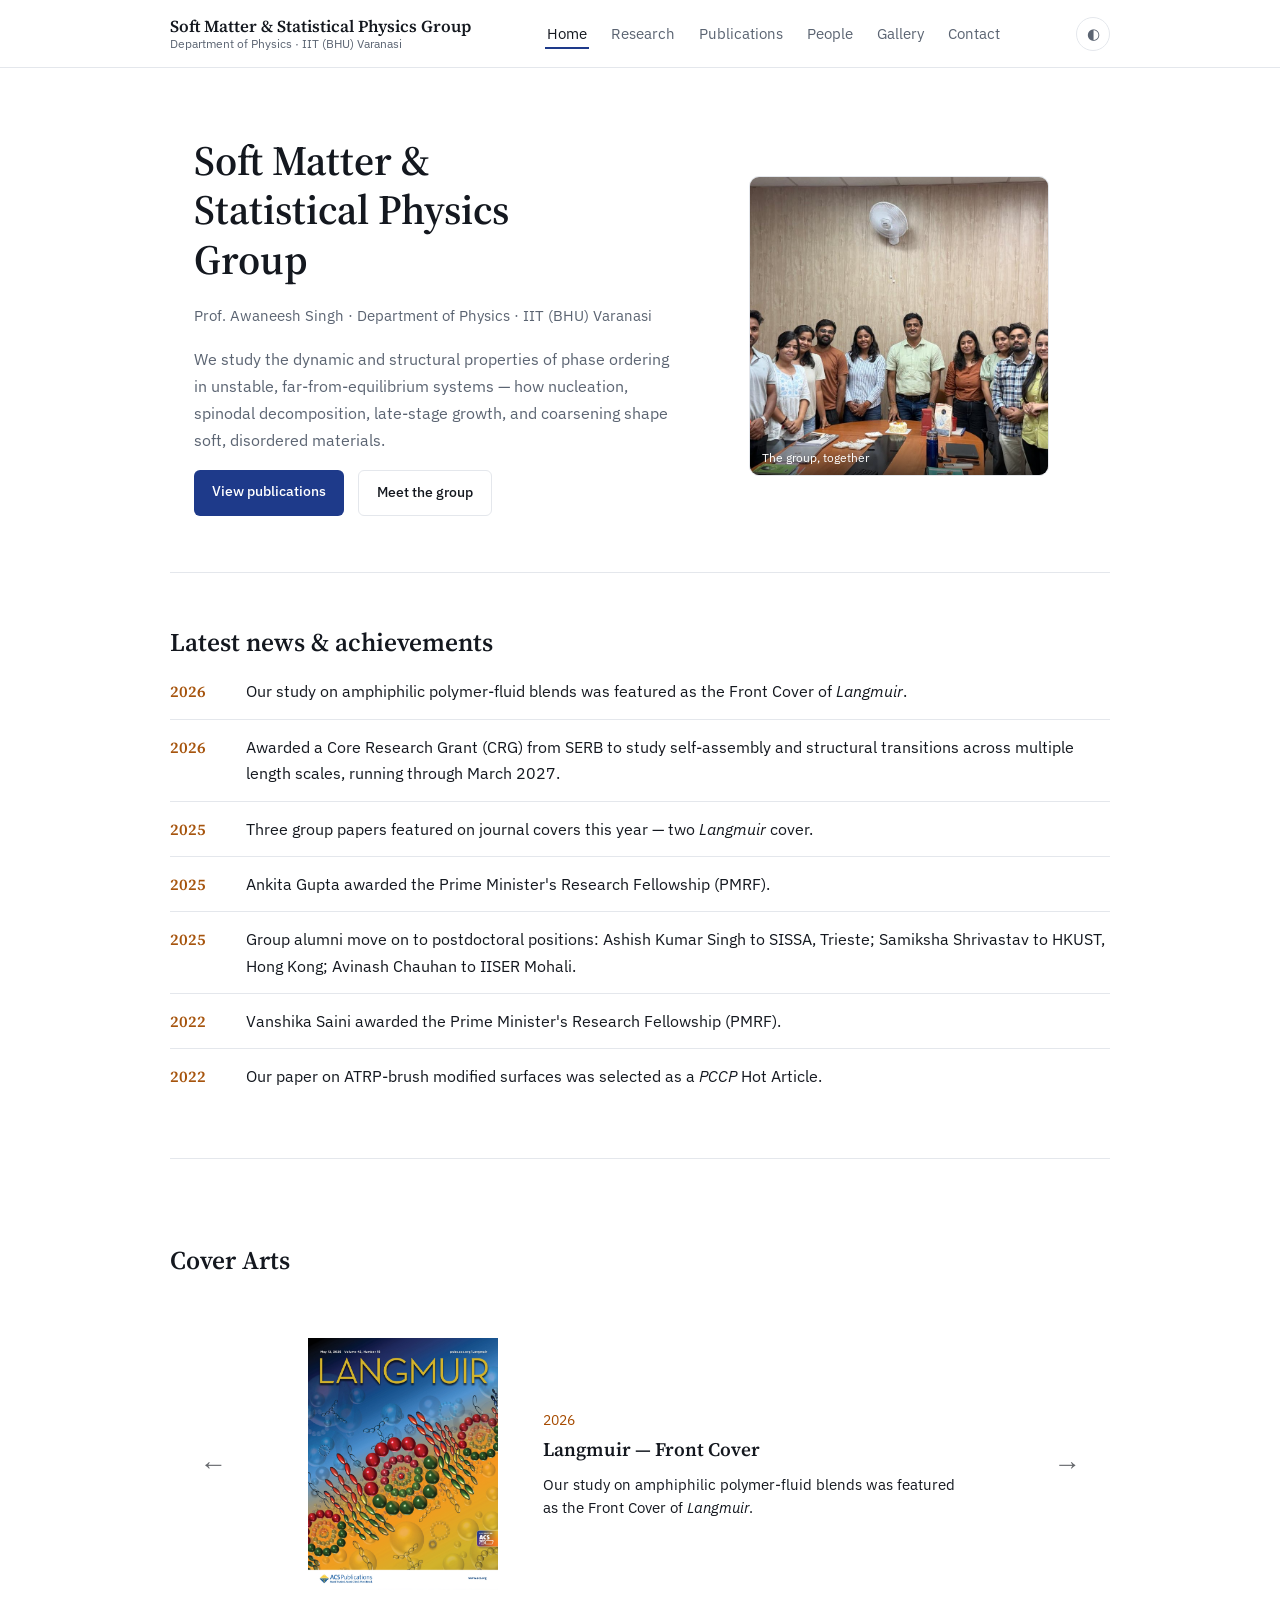
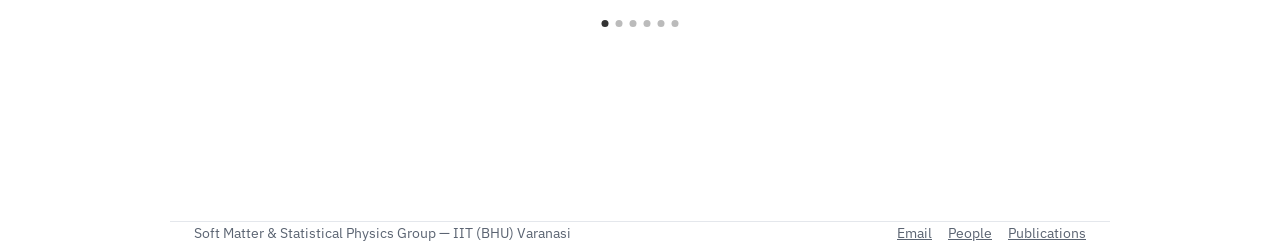
<file: index.html>
<!doctype html>
<html lang="en">
<head>
<meta charset="UTF-8">
<meta name="viewport" content="width=device-width, initial-scale=1">
<title>Soft Matter &amp; Statistical Physics Group — IIT (BHU) Varanasi</title>
<link rel="icon" href="data:image/svg+xml,%3Csvg xmlns='http://www.w3.org/2000/svg' viewBox='0 0 100 100'%3E%3Ctext y='.9em' font-size='80'%3E%F0%9F%94%AC%3C/text%3E%3C/svg%3E">
<link rel="preconnect" href="https://fonts.googleapis.com">
<link rel="preconnect" href="https://fonts.gstatic.com" crossorigin>
<link href="https://fonts.googleapis.com/css2?family=Source+Serif+4:opsz,wght@8..60,400;8..60,600;8..60,700&family=IBM+Plex+Sans:wght@400;500;600&display=swap" rel="stylesheet">
<link rel="stylesheet" href="style.css">
</head>
<body>

<header>
  <div class="header-row wrap" style="padding-left:0;padding-right:0;">
    <a class="wordmark" href="#home" data-target="home">Soft Matter &amp; Statistical Physics Group
      <small>Department of Physics · IIT (BHU) Varanasi</small>
    </a>
    <nav aria-label="Primary">
      <ul>
        <li><a href="#home" data-target="home">Home</a></li>
        <li><a href="#research" data-target="research">Research</a></li>
        <li><a href="#publications" data-target="publications">Publications</a></li>
        <li><a href="#people" data-target="people">People</a></li>
        <li><a href="#gallery" data-target="gallery">Gallery</a></li>
        <li><a href="#contact" data-target="contact">Contact</a></li>
      </ul>
    </nav>
    <button class="theme-toggle" id="themeToggle" type="button" aria-label="Toggle dark mode" title="Toggle dark mode">◐</button>
  </div>
</header>

<main id="sectionsRoot">
  <div class="wrap section-block" id="loadingNotice">
    <p style="color:var(--ink-soft);">Loading…</p>
  </div>
</main>

<footer class="wrap">
  <div class="footer-row">
    <div>Soft Matter &amp; Statistical Physics Group — IIT (BHU) Varanasi</div>
    <ul class="footer-links">
      <li><a href="mailto:awaneesh.phy@iitbhu.ac.in">Email</a></li>
      <li><a href="#people">People</a></li>
      <li><a href="#publications">Publications</a></li>
    </ul>
  </div>
</footer>

<script>
  // Content for each navigation item lives in its own file under sections/.
  // All sections are loaded first, then the correct section is shown
  // according to the URL hash.
  var SECTION_IDS = ['home', 'research', 'publications', 'people', 'gallery', 'contact'];
  var root = document.getElementById('sectionsRoot');

  Promise.all(
    SECTION_IDS.map(function (id) {
      return fetch('sections/' + id + '.html').then(function (r) {
        if (!r.ok) {
          throw new Error('Failed to load sections/' + id + '.html (' + r.status + ')');
        }
        return r.text();
      });
    })
  ).then(function (htmlParts) {
    root.innerHTML = htmlParts.join('\n');
    forceCorrectVisibility();
    initPage();
  }).catch(function (err) {
    root.innerHTML =
      '<div class="wrap section-block"><p style="color:var(--ink-soft);">' +
      'Could not load the page content. If you just edited a file under sections/, ' +
      'double-check the filename matches exactly, then refresh.</p></div>';
    console.error(err);
  });

  // Force only the requested section to be visible.
  function forceCorrectVisibility() {
    var target = location.hash.replace('#', '') || 'home';
    if (SECTION_IDS.indexOf(target) === -1) {
      target = 'home';
    }
    SECTION_IDS.forEach(function (id) {
      var el = document.getElementById(id);
      if (el) {
        el.hidden = (id !== target);
      }
    });
  }

  function initPage() {

    // ========================================================
    // NAVIGATION
    // ========================================================
    function showSection(id) {
      if (SECTION_IDS.indexOf(id) === -1) {
        id = 'home';
      }
      SECTION_IDS.forEach(function (s) {
        var el = document.getElementById(s);
        if (el) {
          el.hidden = (s !== id);
        }
      });
      document.querySelectorAll('nav a').forEach(function (a) {
        a.classList.toggle('active', a.dataset.target === id);
      });
    }

    window.addEventListener('hashchange', function () {
      showSection(location.hash.replace('#', ''));
      window.scrollTo(0, 0);
    });

    showSection(location.hash.replace('#', '') || 'home');

    // ========================================================
    // DARK MODE
    // ========================================================
    var toggle = document.getElementById('themeToggle');
    if (toggle) {
      toggle.addEventListener('click', function () {
        var current = document.documentElement.getAttribute('data-theme');
        document.documentElement.setAttribute('data-theme', current === 'dark' ? 'light' : 'dark');
      });
    }

    // ========================================================
    // HERO IMAGE CAROUSEL
    // ========================================================
    (function () {
      var carousel = document.getElementById('heroCarousel');
      if (!carousel) return;
      var imgs = carousel.querySelectorAll('img');
      var caption = document.getElementById('heroCarouselCap');
      if (imgs.length < 2) return;
      var i = 0;
      var reduceMotion = window.matchMedia && window.matchMedia('(prefers-reduced-motion: reduce)').matches;
      if (reduceMotion) return;
      setInterval(function () {
        imgs[i].classList.remove('is-active');
        i = (i + 1) % imgs.length;
        imgs[i].classList.add('is-active');
        if (caption) {
          caption.textContent = imgs[i].getAttribute('data-caption') || '';
        }
      }, 4500);
    })();

    // ========================================================
    // GALLERY IMAGE CAROUSEL (if the gallery page uses one)
    // ========================================================
    (function () {
      var carousel = document.getElementById('galleryCarousel');
      if (!carousel) return;
      var imgs = carousel.querySelectorAll('img');
      var caption = document.getElementById('galleryCarouselCap');
      if (imgs.length < 2) return;
      var i = 0;
      var reduceMotion = window.matchMedia && window.matchMedia('(prefers-reduced-motion: reduce)').matches;
      if (reduceMotion) return;
      setInterval(function () {
        imgs[i].classList.remove('is-active');
        i = (i + 1) % imgs.length;
        imgs[i].classList.add('is-active');
        if (caption) {
          caption.textContent = imgs[i].getAttribute('data-caption') || '';
        }
      }, 3500);
    })();

    // ========================================================
    // COVER ARTS CAROUSEL
    // ========================================================
    (function () {
      var carousel = document.getElementById('coverCarousel');
      if (!carousel) return;

      var slides = carousel.querySelectorAll('.cover-slide');
      var dots = carousel.querySelectorAll('#coverDots button');
      var prev = document.getElementById('coverPrev');
      var next = document.getElementById('coverNext');
      if (slides.length === 0) return;

      var current = 0;
      var timer = null;
      var reduceMotion = window.matchMedia && window.matchMedia('(prefers-reduced-motion: reduce)').matches;

      function showCover(index) {
        current = (index + slides.length) % slides.length;
        slides.forEach(function (slide, i) {
          slide.classList.toggle('is-active', i === current);
        });
        dots.forEach(function (dot, i) {
          dot.classList.toggle('is-active', i === current);
        });
      }

      function nextCover() { showCover(current + 1); }
      function previousCover() { showCover(current - 1); }

      function startAutoPlay() {
        if (reduceMotion) return;
        clearInterval(timer);
        timer = setInterval(function () { nextCover(); }, 5000);
      }

      if (next) {
        next.addEventListener('click', function () { nextCover(); startAutoPlay(); });
      }
      if (prev) {
        prev.addEventListener('click', function () { previousCover(); startAutoPlay(); });
      }
      
      dots.forEach(function (dot, index) {
        dot.addEventListener('click', function () {
          showCover(index);
          startAutoPlay();
        });
      });

      // Start the automatic rotation
      startAutoPlay();
    })();

    // ========================================================
    // PEOPLE FLIP CARDS (keyboard-accessible, cross-browser)
    // ========================================================
    document.querySelectorAll('.member-card').forEach(function (card) {
      card.addEventListener('click', function (event) {
        // Do not flip when clicking a link inside the card.
        if (event.target.closest && event.target.closest('a')) {
          return;
        }
        card.classList.toggle('is-flipped');
      });

      card.setAttribute('tabindex', '0');
      card.setAttribute('role', 'button');
      card.addEventListener('keydown', function (event) {
        if (event.key === 'Enter' || event.key === ' ') {
          event.preventDefault();
          card.classList.toggle('is-flipped');
        }
      });
    });

  } // This closes the main initPage() function
</script>

</body>
</html>


</body>
</html>
</file>
<file: style.css>
:root{
  --paper:#FFFFFF;
  --paper-2:#F4F5F7;
  --ink:#14181F;
  --ink-soft:#5B6472;
  --accent:#1E3A8A;
  --accent-2:#A6540D;
  --line:#E4E7EC;
  --focus:#1E3A8A;
}
:root[data-theme="dark"]{
  --paper:#14171C;
  --paper-2:#1B1F26;
  --ink:#EDEAE2;
  --ink-soft:#A9A79C;
  --accent:#7C9CFF;
  --accent-2:#E0954F;
  --line:#2C313A;
  --focus:#7C9CFF;
}
*{box-sizing:border-box;}
html{scroll-behavior:smooth;}
body{
  margin:0;
  background:var(--paper);
  color:var(--ink);
  font-family:'IBM Plex Sans',sans-serif;
  line-height:1.65;
  -webkit-font-smoothing:antialiased;
}
h1,h2,h3{
  font-family:'Source Serif 4',serif;
  font-weight:600;
  line-height:1.18;
  margin:0 0 0.5em;
  color:var(--ink);
}
a{color:var(--accent);}
a:focus-visible,button:focus-visible{
  outline:2px solid var(--focus);
  outline-offset:3px;
}
p{margin:0 0 1em;}
ul{margin:0;}
.wrap{
  max-width:940px;
  margin:0 auto;
  padding:0 24px;
}

/* ---------- Header / nav ---------- */
header{
  position:sticky;
  top:0;
  z-index:20;
  background:color-mix(in srgb,var(--paper) 90%,transparent);
  -webkit-backdrop-filter:blur(6px);
  backdrop-filter:blur(6px);
  border-bottom:1px solid var(--line);
}
.header-row{
  display:flex;
  align-items:center;
  justify-content:space-between;
  flex-wrap:wrap;
  gap:12px;
  padding:16px 24px;
}
.wordmark{
  text-decoration:none;
  color:var(--ink);
  font-family:'Source Serif 4',serif;
  font-size:1.05rem;
  font-weight:600;
  line-height:1.25;
}
.wordmark small{
  display:block;
  font-family:'IBM Plex Sans',sans-serif;
  font-weight:400;
  font-size:0.72rem;
  color:var(--ink-soft);
}
nav ul{
  list-style:none;
  display:flex;
  gap:20px;
  margin:0;
  padding:0;
  flex-wrap:wrap;
}
nav a{
  text-decoration:none;
  color:var(--ink-soft);
  font-size:0.92rem;
  padding:4px 2px;
  border-bottom:2px solid transparent;
  transition:color .15s ease,border-color .15s ease;
}
nav a:hover{color:var(--ink);}
nav a.active{
  color:var(--ink);
  border-color:var(--accent);
}
.theme-toggle{
  background:none;
  border:1px solid var(--line);
  color:var(--ink-soft);
  border-radius:999px;
  width:34px;
  height:34px;
  cursor:pointer;
  font-size:0.95rem;
  line-height:1;
  display:flex;
  align-items:center;
  justify-content:center;
  flex:none;
}

/* ---------- Hero ---------- */
.hero{
  position:relative;
  border-bottom:1px solid var(--line);
  overflow:hidden;
}
.hero-inner{
  position:relative;
  padding:68px 0 56px;
  display:grid;
  grid-template-columns:1.3fr 1fr;
  gap:30px;
  align-items:center;
}
@media (max-width:760px){
  .hero-inner{grid-template-columns:1fr;padding:48px 0 40px;}
}
.hero h1{
  font-size:clamp(1.9rem,4vw,2.6rem);
  max-width:16ch;
}
.hero .lede{
  color:var(--ink-soft);
  font-size:1.02rem;
  max-width:52ch;
}
.hero .pi-line{
  font-size:0.92rem;
  color:var(--ink-soft);
  margin-bottom:1.2em;
}
.hero-cta{
  display:flex;
  gap:14px;
  flex-wrap:wrap;
  margin-top:6px;
}
.btn{
  display:inline-block;
  text-decoration:none;
  font-size:0.88rem;
  font-weight:500;
  padding:10px 18px;
  border-radius:6px;
}
.btn-primary{background:var(--accent);color:#fff;}
.btn-primary:hover{opacity:0.92;}
.btn-ghost{border:1px solid var(--line);color:var(--ink);}
.hero-art{justify-self:center;}
.hero-art svg{width:100%;max-width:280px;height:auto;}

/* ---------- Hero image carousel ---------- */
.hero-carousel{
  position:relative;
  width:100%;
  max-width:300px;
  aspect-ratio:1 / 1;
  border-radius:10px;
  overflow:hidden;
  background:var(--paper-2);
  border:1px solid var(--line);
  justify-self:center;
}
.hero-carousel img{
  position:absolute;
  inset:0;
  width:100%;
  height:100%;
  object-fit:cover;
  opacity:0;
  transition:opacity 1.2s ease;
}
.hero-carousel img.is-active{opacity:1;}
.hero-carousel .cap{
  position:absolute;
  left:0;
  right:0;
  bottom:0;
  padding:8px 12px;
  font-size:0.72rem;
  color:#fff;
  background:linear-gradient(0deg,rgba(0,0,0,.55),transparent);
}

/* ---------- Gallery carousel (used if gallery.html has #galleryCarousel) ---------- */
.photo-carousel{
  position:relative;
  width:100%;
  max-width:640px;
  aspect-ratio:4 / 3;
  border-radius:10px;
  overflow:hidden;
  background:var(--paper-2);
  border:1px solid var(--line);
  margin-top:1.4em;
}
.photo-carousel img{
  position:absolute;
  inset:0;
  width:100%;
  height:100%;
  object-fit:cover;
  opacity:0;
  transition:opacity 1.2s ease;
}
.photo-carousel img.is-active{opacity:1;}
.photo-carousel .cap{
  position:absolute;
  left:0;
  right:0;
  bottom:0;
  padding:10px 14px;
  font-size:0.8rem;
  color:#fff;
  background:linear-gradient(0deg,rgba(0,0,0,.55),transparent);
}

/* ---------- Sections ---------- */
main{padding-bottom:90px;}
section.page[hidden]{display:none;}
.section-block{padding:54px 0;border-bottom:1px solid var(--line);}
.section-block:last-child{border-bottom:none;}
.page-title{font-size:1.6rem;margin-bottom:0.3em;}
.page-intro{color:var(--ink-soft);max-width:66ch;margin-bottom:1.8em;}

/* News / achievements */
.news-list{list-style:none;margin:0;padding:0;}
.news-item{
  display:flex;
  gap:16px;
  padding:14px 0;
  border-top:1px solid var(--line);
}
.news-item:first-child{border-top:none;}
.news-year{
  flex:none;
  width:60px;
  font-family:'Source Serif 4',serif;
  font-weight:600;
  color:var(--accent-2);
}
.news-text{color:var(--ink);}

/* ---------- Cover arts carousel ---------- */
.cover-arts-section{
  margin-top:2rem;
  margin-bottom:3rem;
  position:relative;
}
.cover-carousel{
  position:relative;
  width:100%;
  max-width:900px;
  height:330px;
  margin:1.5rem auto 0;
  overflow:hidden;
}
.cover-slide{
  position:absolute;
  inset:0;
  display:flex;
  align-items:center;
  justify-content:center;
  gap:45px;
  padding:15px 60px;
  opacity:0;
  visibility:hidden;
  pointer-events:none;
  -webkit-transform:translate3d(25px,0,0);
  transform:translate3d(25px,0,0);
  -webkit-transition:opacity .5s ease,-webkit-transform .5s ease,visibility 0s linear .5s;
  transition:opacity .5s ease,transform .5s ease,visibility 0s linear .5s;
}
.cover-slide.is-active{
  opacity:1;
  visibility:visible;
  pointer-events:auto;
  -webkit-transform:translate3d(0,0,0);
  transform:translate3d(0,0,0);
  -webkit-transition:opacity .5s ease,-webkit-transform .5s ease,visibility 0s linear 0s;
  transition:opacity .5s ease,transform .5s ease,visibility 0s linear 0s;
}
.cover-image{
  flex:0 0 190px;
  width:190px;
  height:275px;
  display:flex;
  align-items:center;
  justify-content:center;
}
.cover-image img{
  display:block;
  width:100%;
  height:100%;
  object-fit:contain;
}
.cover-info{
  flex:1 1 auto;
  max-width:430px;
  min-width:0;
}
.cover-year{
  display:block;
  margin-bottom:6px;
  font-size:.9rem;
  color:var(--accent-2);
}
.cover-info h3{margin:0 0 12px;font-size:1.2rem;}
.cover-description{margin:0;line-height:1.55;font-size:.95rem;}
.cover-prev,.cover-next{
  position:absolute;
  top:50%;
  z-index:5;
  -webkit-transform:translateY(-50%);
  transform:translateY(-50%);
  width:36px;
  height:36px;
  padding:0;
  border:none;
  background:transparent;
  color:var(--ink);
  font-size:1.7rem;
  line-height:1;
  cursor:pointer;
  opacity:.65;
  transition:opacity .2s ease;
}
.cover-prev:hover,.cover-next:hover{opacity:1;}
.cover-prev{left:5px;}
.cover-next{right:5px;}
.cover-dots{
  position:absolute;
  bottom:2px;
  left:50%;
  -webkit-transform:translateX(-50%);
  transform:translateX(-50%);
  display:flex;
  align-items:center;
  gap:7px;
}
.cover-dots button{
  width:7px;
  height:7px;
  padding:0;
  border:none;
  border-radius:50%;
  background:var(--line);
  cursor:pointer;
}
.cover-dots button.is-active{background:var(--ink-soft);}
@media (max-width:700px){
  .cover-carousel{height:470px;}
  .cover-slide{
    flex-direction:column;
    gap:20px;
    padding:15px 50px 35px;
    text-align:center;
  }
  .cover-image{flex:0 0 250px;width:170px;height:250px;}
  .cover-info{max-width:500px;width:100%;}
  .cover-prev{left:0;}
  .cover-next{right:0;}
}

/* ---------- Research ---------- */
.challenge-list{list-style:none;margin:0 0 2em;padding:0;counter-reset:ch;}
.challenge-list li{
  counter-increment:ch;
  display:flex;
  gap:14px;
  padding:14px 0;
  border-top:1px solid var(--line);
}
.challenge-list li:first-child{border-top:none;}
.challenge-list li::before{
  content:counter(ch);
  flex:none;
  width:26px;
  height:26px;
  border-radius:50%;
  border:1px solid var(--line);
  display:flex;
  align-items:center;
  justify-content:center;
  font-size:0.78rem;
  color:var(--ink-soft);
}
.funding-grid{
  display:grid;
  grid-template-columns:1fr 1fr;
  gap:20px;
  margin-top:1em;
}
@media (max-width:700px){.funding-grid{grid-template-columns:1fr;}}
.funding-card{
  border:1px solid var(--line);
  border-top:3px solid var(--accent);
  padding:20px;
  background:var(--paper-2);
}
.funding-card h3{font-size:1rem;margin-bottom:0.3em;}
.funding-card .meta{font-size:0.82rem;color:var(--ink-soft);margin-bottom:0.6em;}
.subsection-title{
  font-family:'Source Serif 4',serif;
  font-size:1.15rem;
  margin:2em 0 0.6em;
}

/* ---------- Research topics ---------- */
.topic-grid{
  display:grid;
  grid-template-columns:1fr;
  gap:28px;
  margin-top:1.4em;
}
.topic-card{
  display:block;
  border-top:1px solid var(--line);
  padding-top:24px;
}
.topic-card:first-child{border-top:none;padding-top:0;}
.topic-art{
  width:100%;
  max-width:480px;
  border:1px solid var(--line);
  background:var(--paper-2);
  margin-bottom:16px;
  display:flex;
  align-items:center;
  justify-content:center;
  overflow:hidden;
}
.topic-art img{width:100%;height:auto;display:block;}
.topic-art svg{width:76%;height:76%;margin:15% auto;}
.topic-card h3{font-size:1.05rem;margin-bottom:0.35em;}
.topic-card p{font-size:0.94rem;color:var(--ink);}
.topic-refs{margin-top:0.6em;}
.topic-refs div{font-size:0.8rem;color:var(--ink-soft);margin-bottom:3px;}

/* ---------- Publications ---------- */
.pub-group{margin-bottom:2em;}
.pub-group > h3{
  font-family:'IBM Plex Sans',sans-serif;
  font-size:0.95rem;
  font-weight:600;
  color:var(--ink);
  margin-bottom:0.9em;
  padding-bottom:0.4em;
  border-bottom:1px solid var(--line);
}
.pub-entry{padding:12px 0;border-top:1px solid var(--line);}
.pub-entry:first-child{border-top:none;}
.pub-entry .t{font-weight:600;}
.pub-entry .a{color:var(--ink-soft);font-size:0.93rem;}
.pub-entry .v{font-style:italic;font-size:0.93rem;}
.pub-entry .n{font-size:0.8rem;color:var(--accent-2);}
a.pub-entry{
  display:block;
  text-decoration:none;
  color:inherit;
  cursor:pointer;
  transition:background 0.15s ease;
}
a.pub-entry:hover{background:var(--paper-2);}

/* ---------- People ---------- */
.pi-card{
  display:flex;
  gap:24px;
  flex-wrap:wrap;
  padding:22px;
  border:1px solid var(--line);
  background:var(--paper-2);
  margin-bottom:2.2em;
}
.pi-photo{
  width:120px;
  height:120px;
  border-radius:8px;
  object-fit:cover;
  flex:none;
}
.pi-card .col{flex:1 1 220px;}
.pi-card h3{font-size:1.15rem;margin-bottom:0.1em;}
.pi-card .role{color:var(--ink-soft);font-size:0.9rem;margin-bottom:0.8em;}
.pi-card ul{list-style:none;padding:0;margin:0;font-size:0.88rem;}
.pi-card li{margin-bottom:0.4em;}
.pi-card .label{display:block;font-size:0.72rem;color:var(--ink-soft);}
.pi-card .hobbies{font-size:0.82rem;color:var(--ink-soft);margin-top:6px;}
.pi-card .hobbies .label{display:inline;font-size:inherit;color:var(--ink-soft);}

.member-group{margin-bottom:2em;}
.member-group > h4{
  font-size:0.82rem;
  font-weight:600;
  text-transform:none;
  color:var(--ink-soft);
  margin-bottom:0.8em;
  padding-bottom:0.4em;
  border-bottom:1px solid var(--line);
}
.member-row{padding:10px 0;border-top:1px solid var(--line);}
.member-row:first-child{border-top:none;}
.member-row .name{font-weight:600;}
.member-row .roll{color:var(--ink-soft);font-size:0.82rem;}
.member-row .topic{font-size:0.9rem;color:var(--ink-soft);}
.member-row .status{font-size:0.85rem;color:var(--accent);}
.member-grid{
  display:grid;
  grid-template-columns:repeat(2,1fr);
  gap:20px;
}

/* ---------- People flip cards (cross-browser: Chrome, Firefox, Safari) ---------- */
.member-card{
  height:300px;
  -webkit-perspective:1200px;
  perspective:1200px;
}
.member-card .card-inner{
  position:relative;
  width:100%;
  height:100%;
  cursor:pointer;
  -webkit-transform-style:preserve-3d;
  transform-style:preserve-3d;
  -webkit-transition:-webkit-transform 0.6s ease;
  transition:transform 0.6s ease;
}
.member-card.is-flipped .card-inner{
  -webkit-transform:rotateY(180deg);
  transform:rotateY(180deg);
}
.member-card .card-front,
.member-card .card-back{
  position:absolute;
  inset:0;
  width:100%;
  height:100%;
  -webkit-backface-visibility:hidden;
  backface-visibility:hidden;
  -webkit-transform-style:preserve-3d;
  transform-style:preserve-3d;
  border:1px solid var(--line);
  padding:16px;
  overflow:hidden;
}
.member-card .card-front{
  -webkit-transform:rotateY(0deg);
  transform:rotateY(0deg);
  display:flex;
  gap:16px;
  align-items:flex-start;
}
.member-card .card-back{
  -webkit-transform:rotateY(180deg);
  transform:rotateY(180deg);
}
.member-card .card-body{flex:1;min-width:0;}
.member-card .flip-hint{font-size:0.72rem;color:var(--ink-soft);margin-top:10px;}
.member-card .avatar,
.member-card .member-photo{
  width:110px;
  height:110px;
  flex:none;
  border-radius:8px;
  object-fit:cover;
  background:var(--paper-2);
  margin-bottom:0;
  display:flex;
  align-items:center;
  justify-content:center;
  font-family:'Source Serif 4',serif;
  font-size:1.6rem;
  color:var(--ink-soft);
}
.member-card .name{font-weight:600;margin-bottom:1px;}
.member-card .roll{display:block;color:var(--ink-soft);font-size:0.78rem;margin-bottom:8px;}
.member-card .topic{font-size:0.88rem;color:var(--ink-soft);}
.member-card .status{font-size:0.85rem;color:var(--accent);margin-top:6px;}
.member-card .links{margin-top:8px;display:flex;gap:10px;flex-wrap:wrap;}
.member-card .links a{font-size:0.8rem;}
.member-card .hobbies{font-size:0.82rem;color:var(--ink-soft);margin-top:6px;}
.member-card .hobbies .label{display:inline;font-size:inherit;color:var(--ink-soft);}

.member-links{
  margin-top:12px;
  display:flex;
  flex-wrap:wrap;
  gap:12px;
  font-size:0.78rem;
}
.member-links a{
  color:var(--ink-soft);
  text-decoration:none;
  border-bottom:1px solid var(--line);
  transition:color 0.2s ease,border-color 0.2s ease;
}
.member-links a:hover{color:var(--ink);border-color:var(--ink);}
.bio{
  margin-top:14px;
  padding-top:12px;
  border-top:1px solid var(--line);
  font-size:0.82rem;
  line-height:1.55;
  color:var(--ink-soft);
}
.bio p{margin:0 0 8px;}
.bio p:last-child{margin-bottom:0;}

/* Mobile People cards: one per row, photo stacked above text */
@media (max-width:700px){
  .member-grid{grid-template-columns:1fr;gap:16px;}
  .member-card{
    width:100%;
    height:340px;
    -webkit-perspective:1200px;
    perspective:1200px;
  }
  .member-card .card-front{
    flex-direction:column;
    align-items:center;
    justify-content:flex-start;
    text-align:center;
    gap:10px;
    padding:20px;
  }
  .member-card .member-photo,
  .member-card .avatar{width:100px;height:100px;flex:none;margin-bottom:4px;}
  .member-card .card-body{width:100%;flex:none;}
  .member-card .name{font-size:1.05rem;}
  .member-card .roll{margin-bottom:8px;}
  .member-card .topic{font-size:0.88rem;line-height:1.45;}
  .member-card .member-links{justify-content:center;}
  .member-card .flip-hint{text-align:center;margin-top:10px;}
}

/* ---------- Gallery ---------- */
.gallery-frame{border:1px solid var(--line);overflow:hidden;}
.gallery-frame img{width:100%;display:block;}
.gallery-caption{font-size:0.85rem;color:var(--ink-soft);margin-top:10px;}
.gallery-note{
  margin-top:28px;
  padding:18px 20px;
  border:1px dashed var(--line);
  color:var(--ink-soft);
  font-size:0.9rem;
}
.photo-grid{
  display:grid;
  grid-template-columns:repeat(3,1fr);
  gap:16px;
  margin-top:1.4em;
}
.photo-item{
  aspect-ratio:1 / 1;
  overflow:hidden;
  border:1px solid var(--line);
  border-radius:8px;
  background:var(--paper-2);
}
.photo-item img{
  width:100%;
  height:100%;
  object-fit:cover;
  display:block;
  transition:transform 0.3s ease;
}
.photo-item:hover img{transform:scale(1.05);}
@media (max-width:700px){.photo-grid{grid-template-columns:repeat(2,1fr);}}

/* ---------- Contact ---------- */
.contact-grid{
  display:grid;
  grid-template-columns:1fr 1fr;
  gap:36px;
  align-items:start;
}
@media (max-width:700px){.contact-grid{grid-template-columns:1fr;}}
.contact-list{list-style:none;margin:0;padding:0;}
.contact-list li{margin-bottom:1em;}
.contact-list .label{display:block;font-size:0.78rem;color:var(--ink-soft);margin-bottom:3px;}
.map-frame{width:100%;aspect-ratio:4/3;border:1px solid var(--line);overflow:hidden;}
.map-frame iframe{width:100%;height:100%;border:0;}

/* ---------- Footer ---------- */
footer{
  border-top:1px solid var(--line);
  padding:26px 0 40px;
  color:var(--ink-soft);
  font-size:0.85rem;
}
.footer-row{
  display:flex;
  justify-content:space-between;
  align-items:center;
  flex-wrap:wrap;
  gap:12px;
}
.footer-links{display:flex;gap:16px;list-style:none;margin:0;padding:0;flex-wrap:wrap;}
.footer-links a{color:var(--ink-soft);font-size:0.85rem;}
.footer-links a:hover{color:var(--accent);}

@media (prefers-reduced-motion:reduce){
  html{scroll-behavior:auto;}
  .member-card .card-inner{
    -webkit-transition:none;
    transition:none;
  }
}}
a{color:var(--accent);}
a:focus-visible,button:focus-visible{
  outline:2px solid var(--focus);
  outline-offset:3px;
}
p{margin:0 0 1em;}
ul{margin:0;}
.wrap{
  max-width:940px;
  margin:0 auto;
  padding:0 24px;
}

/* ---------- Header / nav ---------- */
header{
  position:sticky;
  top:0;
  z-index:20;
  background:color-mix(in srgb,var(--paper) 90%,transparent);
  backdrop-filter:blur(6px);
  border-bottom:1px solid var(--line);
}
.header-row{
  display:flex;
  align-items:center;
  justify-content:space-between;
  flex-wrap:wrap;
  gap:12px;
  padding:16px 24px;
}
.wordmark{
  text-decoration:none;
  color:var(--ink);
  font-family:'Source Serif 4',serif;
  font-size:1.05rem;
  font-weight:600;
  line-height:1.25;
}
.wordmark small{
  display:block;
  font-family:'IBM Plex Sans',sans-serif;
  font-weight:400;
  font-size:0.72rem;
  color:var(--ink-soft);
}
nav ul{
  list-style:none;
  display:flex;
  gap:20px;
  margin:0;
  padding:0;
  flex-wrap:wrap;
}
nav a{
  text-decoration:none;
  color:var(--ink-soft);
  font-size:0.92rem;
  padding:4px 2px;
  border-bottom:2px solid transparent;
  transition:color .15s ease,border-color .15s ease;
}
nav a:hover{color:var(--ink);}
nav a.active{
  color:var(--ink);
  border-color:var(--accent);
}
.theme-toggle{
  background:none;
  border:1px solid var(--line);
  color:var(--ink-soft);
  border-radius:999px;
  width:34px;
  height:34px;
  cursor:pointer;
  font-size:0.95rem;
  line-height:1;
  display:flex;
  align-items:center;
  justify-content:center;
  flex:none;
}

/* ---------- Hero ---------- */
.hero{
  position:relative;
  border-bottom:1px solid var(--line);
  overflow:hidden;
}
.hero-inner{
  position:relative;
  padding:68px 0 56px;
  display:grid;
  grid-template-columns:1.3fr 1fr;
  gap:30px;
  align-items:center;
}
@media (max-width:760px){
  .hero-inner{grid-template-columns:1fr;padding:48px 0 40px;}
}
.hero h1{
  font-size:clamp(1.9rem,4vw,2.6rem);
  max-width:16ch;
}
.hero .lede{
  color:var(--ink-soft);
  font-size:1.02rem;
  max-width:52ch;
}
.hero .pi-line{
  font-size:0.92rem;
  color:var(--ink-soft);
  margin-bottom:1.2em;
}
.hero-cta{
  display:flex;
  gap:14px;
  flex-wrap:wrap;
  margin-top:6px;
}
.btn{
  display:inline-block;
  text-decoration:none;
  font-size:0.88rem;
  font-weight:500;
  padding:10px 18px;
  border-radius:6px;
}
.btn-primary{background:var(--accent);color:#fff;}
.btn-primary:hover{opacity:0.92;}
.btn-ghost{border:1px solid var(--line);color:var(--ink);}
.hero-art{
  justify-self:center;
}
.hero-art svg{width:100%;max-width:280px;height:auto;}

/* ---------- Hero image carousel ---------- */
.hero-carousel{
  position:relative;
  width:100%;
  max-width:300px;
  aspect-ratio:1 / 1;
  border-radius:10px;
  overflow:hidden;
  background:var(--paper-2);
  border:1px solid var(--line);
  justify-self:center;
}
.hero-carousel img{
  position:absolute;
  inset:0;
  width:100%;
  height:100%;
  object-fit:cover;
  opacity:0;
  transition:opacity 1.2s ease;
}
.hero-carousel img.is-active{opacity:1;}
.hero-carousel .cap{
  position:absolute;
  left:0;
  right:0;
  bottom:0;
  padding:8px 12px;
  font-size:0.72rem;
  color:#fff;
  background:linear-gradient(0deg,rgba(0,0,0,.55),transparent);
}

/* ---------- Sections ---------- */
main{padding-bottom:90px;}
section.page[hidden]{display:none;}
.section-block{padding:54px 0;border-bottom:1px solid var(--line);}
.section-block:last-child{border-bottom:none;}
.page-title{font-size:1.6rem;margin-bottom:0.3em;}
.page-intro{color:var(--ink-soft);max-width:66ch;margin-bottom:1.8em;}

/* News / achievements */
.news-list{list-style:none;margin:0;padding:0;}
.news-item{
  display:flex;
  gap:16px;
  padding:14px 0;
  border-top:1px solid var(--line);
}
.news-item:first-child{border-top:none;}
.news-year{
  flex:none;
  width:60px;
  font-family:'Source Serif 4',serif;
  font-weight:600;
  color:var(--accent-2);
}
.news-text{color:var(--ink);}

/* ---------- Cover arts carousel ---------- */
.cover-arts-section{
  margin-top:2rem;
  margin-bottom:3rem;
  position:relative;
}
.cover-carousel{
  position:relative;
  width:100%;
  max-width:900px;
  height:330px;
  margin:1.5rem auto 0;
  overflow:hidden;
}
.cover-slide{
  position:absolute;
  top:0;
  right:0;
  bottom:0;
  left:0;
  display:flex;
  align-items:center;
  justify-content:center;
  gap:45px;
  width:100%;
  height:100%;
  padding:15px 60px;
  margin:0;
  opacity:0;
  visibility:hidden;
  pointer-events:none;
  transform:translate3d(25px,0,0);
  -webkit-transform:translate3d(25px,0,0);
  transition:opacity .5s ease,transform .5s ease,visibility 0s linear .5s;
  -webkit-transition:opacity .5s ease,-webkit-transform .5s ease,visibility 0s linear .5s;
}
.cover-slide.is-active{
  opacity:1;
  visibility:visible;
  pointer-events:auto;
  transform:translate3d(0,0,0);
  -webkit-transform:translate3d(0,0,0);
  transition:opacity .5s ease,transform .5s ease,visibility 0s linear 0s;
  -webkit-transition:opacity .5s ease,-webkit-transform .5s ease,visibility 0s linear 0s;
}
.cover-image{
  flex:0 0 190px;
  width:190px;
  height:275px;
  display:flex;
  align-items:center;
  justify-content:center;
}
.cover-image img{
  display:block;
  width:100%;
  height:100%;
  object-fit:contain;
}
.cover-info{
  flex:1 1 auto;
  max-width:430px;
  min-width:0;
}
.cover-year{
  display:block;
  margin-bottom:6px;
  font-size:.9rem;
  color:#a64b00;
}
.cover-info h3{
  margin:0 0 12px;
  font-size:1.2rem;
}
.cover-description{
  margin:0;
  line-height:1.55;
  font-size:.95rem;
}
.cover-prev,.cover-next{
  position:absolute;
  top:50%;
  z-index:5;
  transform:translateY(-50%);
  -webkit-transform:translateY(-50%);
  width:36px;
  height:36px;
  padding:0;
  border:none;
  background:transparent;
  font-size:1.7rem;
  line-height:1;
  cursor:pointer;
  opacity:.65;
  transition:opacity .2s ease;
  -webkit-transition:opacity .2s ease;
}
.cover-prev:hover,.cover-next:hover{opacity:1;}
.cover-prev{left:5px;}
.cover-next{right:5px;}
.cover-dots{
  position:absolute;
  bottom:2px;
  left:50%;
  transform:translateX(-50%);
  -webkit-transform:translateX(-50%);
  display:flex;
  align-items:center;
  gap:7px;
}
.cover-dots button{
  width:7px;
  height:7px;
  padding:0;
  border:none;
  border-radius:50%;
  background:#bbb;
  cursor:pointer;
}
.cover-dots button.is-active{background:#333;}
@media (max-width:700px){
  .cover-carousel{height:470px;}
  .cover-slide{
    flex-direction:column;
    gap:20px;
    padding:15px 50px 35px;
    text-align:center;
  }
  .cover-image{
    flex:0 0 250px;
    width:170px;
    height:250px;
  }
  .cover-info{
    max-width:500px;
    width:100%;
  }
  .cover-prev{left:0;}
  .cover-next{right:0;}
}

/* ---------- Research ---------- */
.challenge-list{
  list-style:none;
  margin:0 0 2em;
  padding:0;
  counter-reset:ch;
}
.challenge-list li{
  counter-increment:ch;
  display:flex;
  gap:14px;
  padding:14px 0;
  border-top:1px solid var(--line);
}
.challenge-list li:first-child{border-top:none;}
.challenge-list li::before{
  content:counter(ch);
  flex:none;
  width:26px;
  height:26px;
  border-radius:50%;
  border:1px solid var(--line);
  display:flex;
  align-items:center;
  justify-content:center;
  font-size:0.78rem;
  color:var(--ink-soft);
}
.funding-grid{
  display:grid;
  grid-template-columns:1fr 1fr;
  gap:20px;
  margin-top:1em;
}
@media (max-width:700px){.funding-grid{grid-template-columns:1fr;}}
.funding-card{
  border:1px solid var(--line);
  border-top:3px solid var(--accent);
  padding:20px;
  background:var(--paper-2);
}
.funding-card h3{font-size:1rem;margin-bottom:0.3em;}
.funding-card .meta{font-size:0.82rem;color:var(--ink-soft);margin-bottom:0.6em;}
.subsection-title{
  font-family:'Source Serif 4',serif;
  font-size:1.15rem;
  margin:2em 0 0.6em;
}

/* ---------- Research topics ---------- */
.topic-grid{
  display:grid;
  grid-template-columns:1fr;
  gap:28px;
  margin-top:1.4em;
}
.topic-card{
  display:block;
  border-top:1px solid var(--line);
  padding-top:24px;
}
.topic-card:first-child{border-top:none;padding-top:0;}
.topic-art{
  width:100%;
  max-width:480px;
  border:1px solid var(--line);
  background:var(--paper-2);
  margin-bottom:16px;
  display:flex;
  align-items:center;
  justify-content:center;
  overflow:hidden;
}
.topic-art img{
  width:100%;
  height:auto;
  display:block;
}
.topic-art svg{
  width:76%;
  height:76%;
  margin:15% auto;
}
.topic-card h3{font-size:1.05rem;margin-bottom:0.35em;}
.topic-card p{font-size:0.94rem;color:var(--ink);}
.topic-refs{margin-top:0.6em;}
.topic-refs div{font-size:0.8rem;color:var(--ink-soft);margin-bottom:3px;}

/* ---------- Publications ---------- */
.pub-group{margin-bottom:2em;}
.pub-group > h3{
  font-family:'IBM Plex Sans',sans-serif;
  font-size:0.95rem;
  font-weight:600;
  color:var(--ink);
  margin-bottom:0.9em;
  padding-bottom:0.4em;
  border-bottom:1px solid var(--line);
}
.pub-entry{padding:12px 0;border-top:1px solid var(--line);}
.pub-entry:first-child{border-top:none;}
.pub-entry .t{font-weight:600;}
.pub-entry .a{color:var(--ink-soft);font-size:0.93rem;}
.pub-entry .v{font-style:italic;font-size:0.93rem;}
.pub-entry .n{font-size:0.8rem;color:var(--accent-2);}
a.pub-entry{
  display:block;
  text-decoration:none;
  color:inherit;
  cursor:pointer;
  transition:background 0.15s ease;
}
a.pub-entry:hover{background:var(--paper-2);}

/* ---------- People ---------- */
.pi-card{
  display:flex;
  gap:24px;
  flex-wrap:wrap;
  padding:22px;
  border:1px solid var(--line);
  background:var(--paper-2);
  margin-bottom:2.2em;
}
.pi-photo{
  width:120px;
  height:120px;
  border-radius:8px;
  object-fit:cover;
  flex:none;
}
.pi-card .col{flex:1 1 220px;}
.pi-card h3{font-size:1.15rem;margin-bottom:0.1em;}
.pi-card .role{color:var(--ink-soft);font-size:0.9rem;margin-bottom:0.8em;}
.pi-card ul{list-style:none;padding:0;margin:0;font-size:0.88rem;}
.pi-card li{margin-bottom:0.4em;}
.pi-card .label{display:block;font-size:0.72rem;color:var(--ink-soft);}
.pi-card .hobbies{
  font-size:0.82rem;
  color:var(--ink-soft);
  margin-top:6px;
}
.pi-card .hobbies .label{display:inline;font-size:inherit;color:var(--ink-soft);}
.member-group{margin-bottom:2em;}
.member-group > h4{
  font-size:0.82rem;
  font-weight:600;
  text-transform:none;
  color:var(--ink-soft);
  margin-bottom:0.8em;
  padding-bottom:0.4em;
  border-bottom:1px solid var(--line);
}
.member-row{padding:10px 0;border-top:1px solid var(--line);}
.member-row:first-child{border-top:none;}
.member-row .name{font-weight:600;}
.member-row .roll{color:var(--ink-soft);font-size:0.82rem;}
.member-row .topic{font-size:0.9rem;color:var(--ink-soft);}
.member-row .status{font-size:0.85rem;color:var(--accent);}
.member-grid{
  display:grid;
  grid-template-columns:repeat(2,1fr);
  gap:20px;
}

/* ---------- People flip cards ---------- */
.member-card{
  height:300px;
  -webkit-perspective:1200px;
  perspective:1200px;
}

.member-card .card-inner{
  position:relative;
  width:100%;
  height:100%;
  cursor:pointer;
  -webkit-transform-style:preserve-3d;
  transform-style:preserve-3d;
  -webkit-transition:-webkit-transform 0.6s ease;
  transition:transform 0.6s ease;
}

.member-card.is-flipped .card-inner{
  -webkit-transform:rotateY(180deg);
  transform:rotateY(180deg);
}

.member-card .card-front,
.member-card .card-back{
  position:absolute;
  top:0;
  right:0;
  bottom:0;
  left:0;
  width:100%;
  height:100%;
  -webkit-backface-visibility:hidden;
  backface-visibility:hidden;
  -webkit-transform-style:preserve-3d;
  transform-style:preserve-3d;
  border:1px solid var(--line);
  padding:16px;
  overflow:hidden;
}

.member-card .card-front{
  -webkit-transform:rotateY(0deg);
  transform:rotateY(0deg);
  display:flex;
  gap:16px;
  align-items:flex-start;
}

.member-card .card-back{
  -webkit-transform:rotateY(180deg);
  transform:rotateY(180deg);
}

.member-card .card-body{
  flex:1;
  min-width:0;
}

.member-card .flip-hint{
  font-size:0.72rem;
  color:var(--ink-soft);
  margin-top:10px;
}

.member-card .avatar,
.member-card .member-photo{
  width:110px;
  height:110px;
  flex:none;
  border-radius:8px;
  object-fit:cover;
  background:var(--paper-2);
  margin-bottom:0;
  display:flex;
  align-items:center;
  justify-content:center;
  font-family:'Source Serif 4',serif;
  font-size:1.6rem;
  color:var(--ink-soft);
}

.member-card .name{font-weight:600;margin-bottom:1px;}
.member-card .roll{display:block;color:var(--ink-soft);font-size:0.78rem;margin-bottom:8px;}
.member-card .topic{font-size:0.88rem;color:var(--ink-soft);}
.member-card .status{font-size:0.85rem;color:var(--accent);margin-top:6px;}
.member-card .links{margin-top:8px;display:flex;gap:10px;flex-wrap:wrap;}
.member-card .links a{font-size:0.8rem;}
.member-card .hobbies{
  font-size:0.82rem;
  color:var(--ink-soft);
  margin-top:6px;
}
.member-card .hobbies .label{display:inline;font-size:inherit;color:var(--ink-soft);}

.member-links{
  margin-top:12px;
  display:flex;
  flex-wrap:wrap;
  gap:12px;
  font-size:0.78rem;
}
.member-links a{
  color:var(--ink-soft);
  text-decoration:none;
  border-bottom:1px solid var(--line);
  transition:color 0.2s ease,border-color 0.2s ease;
}
.member-links a:hover{
  color:var(--ink);
  border-color:var(--ink);
}
.bio{
  margin-top:14px;
  padding-top:12px;
  border-top:1px solid var(--line);
  font-size:0.82rem;
  line-height:1.55;
  color:var(--ink-soft);
}
.bio p{margin:0 0 8px;}
.bio p:last-child{margin-bottom:0;}

/* Mobile People cards: one per row, photo stacked above text */
@media (max-width:700px){
  .member-grid{
    grid-template-columns:1fr;
    gap:16px;
  }

  .member-card{
    width:100%;
    height:340px;
    -webkit-perspective:1200px;
    perspective:1200px;
  }

  .member-card .card-front{
    flex-direction:column;
    align-items:center;
    justify-content:flex-start;
    text-align:center;
    gap:10px;
    padding:20px;
  }

  .member-card .member-photo,
  .member-card .avatar{
    width:100px;
    height:100px;
    flex:none;
    margin-bottom:4px;
  }

  .member-card .card-body{
    width:100%;
    flex:none;
  }

  .member-card .name{font-size:1.05rem;}
  .member-card .roll{margin-bottom:8px;}
  .member-card .topic{font-size:0.88rem;line-height:1.45;}
  .member-card .member-links{justify-content:center;}
  .member-card .flip-hint{text-align:center;margin-top:10px;}
}

/* ---------- Gallery ---------- */
.gallery-frame{
  border:1px solid var(--line);
  overflow:hidden;
}
.gallery-frame img{width:100%;display:block;}
.gallery-caption{
  font-size:0.85rem;
  color:var(--ink-soft);
  margin-top:10px;
}
.gallery-note{
  margin-top:28px;
  padding:18px 20px;
  border:1px dashed var(--line);
  color:var(--ink-soft);
  font-size:0.9rem;
}
.photo-grid{
  display:grid;
  grid-template-columns:repeat(3,1fr);
  gap:16px;
  margin-top:1.4em;
}
.photo-item{
  aspect-ratio:1 / 1;
  overflow:hidden;
  border:1px solid var(--line);
  border-radius:8px;
  background:var(--paper-2);
}
.photo-item img{
  width:100%;
  height:100%;
  object-fit:cover;
  display:block;
  transition:transform 0.3s ease;
}
.photo-item:hover img{transform:scale(1.05);}
@media (max-width:700px){
  .photo-grid{grid-template-columns:repeat(2,1fr);}
}

/* ---------- Contact ---------- */
.contact-grid{
  display:grid;
  grid-template-columns:1fr 1fr;
  gap:36px;
  align-items:start;
}
@media (max-width:700px){.contact-grid{grid-template-columns:1fr;}}
.contact-list{list-style:none;margin:0;padding:0;}
.contact-list li{margin-bottom:1em;}
.contact-list .label{
  display:block;
  font-size:0.78rem;
  color:var(--ink-soft);
  margin-bottom:3px;
}
.map-frame{
  width:100%;
  aspect-ratio:4/3;
  border:1px solid var(--line);
  overflow:hidden;
}
.map-frame iframe{width:100%;height:100%;border:0;}

/* ---------- Footer ---------- */
footer{
  border-top:1px solid var(--line);
  padding:26px 0 40px;
  color:var(--ink-soft);
  font-size:0.85rem;
}
.footer-row{
  display:flex;
  justify-content:space-between;
  align-items:center;
  flex-wrap:wrap;
  gap:12px;
}
.footer-links{
  display:flex;
  gap:16px;
  list-style:none;
  margin:0;
  padding:0;
  flex-wrap:wrap;
}
.footer-links a{color:var(--ink-soft);font-size:0.85rem;}
.footer-links a:hover{color:var(--accent);}

@media (prefers-reduced-motion:reduce){
  html{scroll-behavior:auto;}
  .member-card .card-inner{
    -webkit-transition:none;
    transition:none;
  }
}}
a{color:var(--accent);}
a:focus-visible,button:focus-visible{
  outline:2px solid var(--focus);
  outline-offset:3px;
}
p{margin:0 0 1em;}
ul{margin:0;}
.wrap{
  max-width:940px;
  margin:0 auto;
  padding:0 24px;
}

/* ---------- Header / nav ---------- */
header{
  position:sticky;
  top:0;
  z-index:20;
  background:color-mix(in srgb,var(--paper) 90%,transparent);
  backdrop-filter:blur(6px);
  border-bottom:1px solid var(--line);
}
.header-row{
  display:flex;
  align-items:center;
  justify-content:space-between;
  flex-wrap:wrap;
  gap:12px;
  padding:16px 24px;
}
.wordmark{
  text-decoration:none;
  color:var(--ink);
  font-family:'Source Serif 4',serif;
  font-size:1.05rem;
  font-weight:600;
  line-height:1.25;
}
.wordmark small{
  display:block;
  font-family:'IBM Plex Sans',sans-serif;
  font-weight:400;
  font-size:0.72rem;
  color:var(--ink-soft);
}
nav ul{
  list-style:none;
  display:flex;
  gap:20px;
  margin:0;
  padding:0;
  flex-wrap:wrap;
}
nav a{
  text-decoration:none;
  color:var(--ink-soft);
  font-size:0.92rem;
  padding:4px 2px;
  border-bottom:2px solid transparent;
  transition:color .15s ease,border-color .15s ease;
}
nav a:hover{color:var(--ink);}
nav a.active{
  color:var(--ink);
  border-color:var(--accent);
}
.theme-toggle{
  background:none;
  border:1px solid var(--line);
  color:var(--ink-soft);
  border-radius:999px;
  width:34px;
  height:34px;
  cursor:pointer;
  font-size:0.95rem;
  line-height:1;
  display:flex;
  align-items:center;
  justify-content:center;
  flex:none;
}

/* ---------- Hero ---------- */
.hero{
  position:relative;
  border-bottom:1px solid var(--line);
  overflow:hidden;
}
.hero-inner{
  position:relative;
  padding:68px 0 56px;
  display:grid;
  grid-template-columns:1.3fr 1fr;
  gap:30px;
  align-items:center;
}
@media (max-width:760px){
  .hero-inner{grid-template-columns:1fr;padding:48px 0 40px;}
}
.hero h1{
  font-size:clamp(1.9rem,4vw,2.6rem);
  max-width:16ch;
}
.hero .lede{
  color:var(--ink-soft);
  font-size:1.02rem;
  max-width:52ch;
}
.hero .pi-line{
  font-size:0.92rem;
  color:var(--ink-soft);
  margin-bottom:1.2em;
}
.hero-cta{
  display:flex;
  gap:14px;
  flex-wrap:wrap;
  margin-top:6px;
}
.btn{
  display:inline-block;
  text-decoration:none;
  font-size:0.88rem;
  font-weight:500;
  padding:10px 18px;
  border-radius:6px;
}
.btn-primary{background:var(--accent);color:#fff;}
.btn-primary:hover{opacity:0.92;}
.btn-ghost{border:1px solid var(--line);color:var(--ink);}
.hero-art{
  justify-self:center;
}
.hero-art svg{width:100%;max-width:280px;height:auto;}

/* ---------- Hero image carousel ---------- */
.hero-carousel{
  position:relative;
  width:100%;
  max-width:300px;
  aspect-ratio:1 / 1;
  border-radius:10px;
  overflow:hidden;
  background:var(--paper-2);
  border:1px solid var(--line);
  justify-self:center;
}
.hero-carousel img{
  position:absolute;
  inset:0;
  width:100%;
  height:100%;
  object-fit:cover;
  opacity:0;
  transition:opacity 1.2s ease;
}
.hero-carousel img.is-active{opacity:1;}
.hero-carousel .cap{
  position:absolute;
  left:0;
  right:0;
  bottom:0;
  padding:8px 12px;
  font-size:0.72rem;
  color:#fff;
  background:linear-gradient(0deg,rgba(0,0,0,.55),transparent);
}

/* ---------- Sections ---------- */
main{padding-bottom:90px;}
section.page[hidden]{display:none;}
.section-block{padding:54px 0;border-bottom:1px solid var(--line);}
.section-block:last-child{border-bottom:none;}
.page-title{font-size:1.6rem;margin-bottom:0.3em;}
.page-intro{color:var(--ink-soft);max-width:66ch;margin-bottom:1.8em;}

/* News / achievements */
.news-list{list-style:none;margin:0;padding:0;}
.news-item{
  display:flex;
  gap:16px;
  padding:14px 0;
  border-top:1px solid var(--line);
}
.news-item:first-child{border-top:none;}
.news-year{
  flex:none;
  width:60px;
  font-family:'Source Serif 4',serif;
  font-weight:600;
  color:var(--accent-2);
}
.news-text{color:var(--ink);}

/* ---------- Cover arts carousel ---------- */
.cover-arts-section{
  margin-top:2rem;
  margin-bottom:3rem;
  position:relative;
}
.cover-carousel{
  position:relative;
  width:100%;
  max-width:900px;
  height:330px;
  margin:1.5rem auto 0;
  overflow:hidden;
}
.cover-slide{
  position:absolute;
  inset:0;
  display:flex;
  align-items:center;
  justify-content:center;
  gap:45px;
  padding:15px 60px;
  opacity:0;
  visibility:hidden;
  transform:translateX(25px);
  transition:opacity .5s ease,transform .5s ease,visibility .5s ease;
}
.cover-slide.is-active{
  opacity:1;
  visibility:visible;
  transform:translateX(0);
}
.cover-image{
  flex:0 0 190px;
  width:190px;
  height:275px;
  display:flex;
  align-items:center;
  justify-content:center;
}
.cover-image img{
  display:block;
  width:100%;
  height:100%;
  object-fit:contain;
}
.cover-info{
  flex:1;
  max-width:430px;
}
.cover-year{
  display:block;
  margin-bottom:6px;
  font-size:.9rem;
  color:#a64b00;
}
.cover-info h3{
  margin:0 0 12px;
  font-size:1.2rem;
}
.cover-description{
  margin:0;
  line-height:1.55;
  font-size:.95rem;
}
.cover-prev,.cover-next{
  position:absolute;
  top:50%;
  z-index:5;
  transform:translateY(-50%);
  width:36px;
  height:36px;
  padding:0;
  border:none;
  background:transparent;
  font-size:1.7rem;
  line-height:1;
  cursor:pointer;
  opacity:.65;
  transition:opacity .2s ease;
}
.cover-prev:hover,.cover-next:hover{opacity:1;}
.cover-prev{left:5px;}
.cover-next{right:5px;}
.cover-dots{
  position:absolute;
  bottom:2px;
  left:50%;
  transform:translateX(-50%);
  display:flex;
  align-items:center;
  gap:7px;
}
.cover-dots button{
  width:7px;
  height:7px;
  padding:0;
  border:none;
  border-radius:50%;
  background:#bbb;
  cursor:pointer;
}
.cover-dots button.is-active{background:#333;}
@media (max-width:700px){
  .cover-carousel{height:470px;}
  .cover-slide{
    flex-direction:column;
    gap:20px;
    padding:15px 50px 35px;
    text-align:center;
  }
  .cover-image{
    flex:0 0 250px;
    width:170px;
    height:250px;
  }
  .cover-info{max-width:500px;}
  .cover-prev{left:0;}
  .cover-next{right:0;}
}

/* ---------- Research ---------- */
.challenge-list{
  list-style:none;
  margin:0 0 2em;
  padding:0;
  counter-reset:ch;
}
.challenge-list li{
  counter-increment:ch;
  display:flex;
  gap:14px;
  padding:14px 0;
  border-top:1px solid var(--line);
}
.challenge-list li:first-child{border-top:none;}
.challenge-list li::before{
  content:counter(ch);
  flex:none;
  width:26px;
  height:26px;
  border-radius:50%;
  border:1px solid var(--line);
  display:flex;
  align-items:center;
  justify-content:center;
  font-size:0.78rem;
  color:var(--ink-soft);
}
.funding-grid{
  display:grid;
  grid-template-columns:1fr 1fr;
  gap:20px;
  margin-top:1em;
}
@media (max-width:700px){.funding-grid{grid-template-columns:1fr;}}
.funding-card{
  border:1px solid var(--line);
  border-top:3px solid var(--accent);
  padding:20px;
  background:var(--paper-2);
}
.funding-card h3{font-size:1rem;margin-bottom:0.3em;}
.funding-card .meta{font-size:0.82rem;color:var(--ink-soft);margin-bottom:0.6em;}
.subsection-title{
  font-family:'Source Serif 4',serif;
  font-size:1.15rem;
  margin:2em 0 0.6em;
}

/* ---------- Research topics ---------- */
.topic-grid{
  display:grid;
  grid-template-columns:1fr;
  gap:28px;
  margin-top:1.4em;
}
.topic-card{
  display:block;
  border-top:1px solid var(--line);
  padding-top:24px;
}
.topic-card:first-child{border-top:none;padding-top:0;}
.topic-art{
  width:100%;
  max-width:480px;
  border:1px solid var(--line);
  background:var(--paper-2);
  margin-bottom:16px;
  display:flex;
  align-items:center;
  justify-content:center;
  overflow:hidden;
}
.topic-art img{
  width:100%;
  height:auto;
  display:block;
}
.topic-art svg{
  width:76%;
  height:76%;
  margin:15% auto;
}
.topic-card h3{font-size:1.05rem;margin-bottom:0.35em;}
.topic-card p{font-size:0.94rem;color:var(--ink);}
.topic-refs{margin-top:0.6em;}
.topic-refs div{font-size:0.8rem;color:var(--ink-soft);margin-bottom:3px;}

/* ---------- Publications ---------- */
.pub-group{margin-bottom:2em;}
.pub-group > h3{
  font-family:'IBM Plex Sans',sans-serif;
  font-size:0.95rem;
  font-weight:600;
  color:var(--ink);
  margin-bottom:0.9em;
  padding-bottom:0.4em;
  border-bottom:1px solid var(--line);
}
.pub-entry{padding:12px 0;border-top:1px solid var(--line);}
.pub-entry:first-child{border-top:none;}
.pub-entry .t{font-weight:600;}
.pub-entry .a{color:var(--ink-soft);font-size:0.93rem;}
.pub-entry .v{font-style:italic;font-size:0.93rem;}
.pub-entry .n{font-size:0.8rem;color:var(--accent-2);}
a.pub-entry{
  display:block;
  text-decoration:none;
  color:inherit;
  cursor:pointer;
  transition:background 0.15s ease;
}
a.pub-entry:hover{background:var(--paper-2);}

/* ---------- People ---------- */
.pi-card{
  display:flex;
  gap:24px;
  flex-wrap:wrap;
  padding:22px;
  border:1px solid var(--line);
  background:var(--paper-2);
  margin-bottom:2.2em;
}
.pi-photo{
  width:120px;
  height:120px;
  border-radius:8px;
  object-fit:cover;
  flex:none;
}
.pi-card .col{flex:1 1 220px;}
.pi-card h3{font-size:1.15rem;margin-bottom:0.1em;}
.pi-card .role{color:var(--ink-soft);font-size:0.9rem;margin-bottom:0.8em;}
.pi-card ul{list-style:none;padding:0;margin:0;font-size:0.88rem;}
.pi-card li{margin-bottom:0.4em;}
.pi-card .label{display:block;font-size:0.72rem;color:var(--ink-soft);}
.pi-card .hobbies{
  font-size:0.82rem;
  color:var(--ink-soft);
  margin-top:6px;
}
.pi-card .hobbies .label{display:inline;font-size:inherit;color:var(--ink-soft);}
.member-group{margin-bottom:2em;}
.member-group > h4{
  font-size:0.82rem;
  font-weight:600;
  text-transform:none;
  color:var(--ink-soft);
  margin-bottom:0.8em;
  padding-bottom:0.4em;
  border-bottom:1px solid var(--line);
}
.member-row{padding:10px 0;border-top:1px solid var(--line);}
.member-row:first-child{border-top:none;}
.member-row .name{font-weight:600;}
.member-row .roll{color:var(--ink-soft);font-size:0.82rem;}
.member-row .topic{font-size:0.9rem;color:var(--ink-soft);}
.member-row .status{font-size:0.85rem;color:var(--accent);}
.member-grid{
  display:grid;
  grid-template-columns:repeat(2,1fr);
  gap:20px;
}
.member-card{
  perspective:1200px;
  height:300px;
}
.member-card .card-inner{
  position:relative;
  width:100%;
  height:100%;
  transition:transform 0.6s;
  transform-style:preserve-3d;
  cursor:pointer;
}
.member-card.is-flipped .card-inner{transform:rotateY(180deg);}
.member-card .card-front,.member-card .card-back{
  position:absolute;
  inset:0;
  backface-visibility:hidden;
  border:1px solid var(--line);
  padding:16px;
  overflow:hidden;
}
.member-card .card-front{
  display:flex;
  gap:16px;
  align-items:flex-start;
}
.member-card .card-back{transform:rotateY(180deg);}
.member-card .card-body{
  flex:1;
  min-width:0;
}
.member-card .flip-hint{
  font-size:0.72rem;
  color:var(--ink-soft);
  margin-top:10px;
}
.member-card .avatar,.member-card .member-photo{
  width:110px;
  height:110px;
  flex:none;
  border-radius:8px;
  object-fit:cover;
  background:var(--paper-2);
  margin-bottom:0;
  display:flex;
  align-items:center;
  justify-content:center;
  font-family:'Source Serif 4',serif;
  font-size:1.6rem;
  color:var(--ink-soft);
}
.member-card .name{font-weight:600;margin-bottom:1px;}
.member-card .roll{display:block;color:var(--ink-soft);font-size:0.78rem;margin-bottom:8px;}
.member-card .topic{font-size:0.88rem;color:var(--ink-soft);}
.member-card .status{font-size:0.85rem;color:var(--accent);margin-top:6px;}
.member-card .links{margin-top:8px;display:flex;gap:10px;flex-wrap:wrap;}
.member-card .links a{font-size:0.8rem;}
.member-card .hobbies{
  font-size:0.82rem;
  color:var(--ink-soft);
  margin-top:6px;
}
.member-card .hobbies .label{display:inline;font-size:inherit;color:var(--ink-soft);}
.member-links{
  margin-top:12px;
  display:flex;
  flex-wrap:wrap;
  gap:12px;
  font-size:0.78rem;
}
.member-links a{
  color:var(--ink-soft);
  text-decoration:none;
  border-bottom:1px solid var(--line);
  transition:color 0.2s ease,border-color 0.2s ease;
}
.member-links a:hover{
  color:var(--ink);
  border-color:var(--ink);
}
.bio{
  margin-top:14px;
  padding-top:12px;
  border-top:1px solid var(--line);
  font-size:0.82rem;
  line-height:1.55;
  color:var(--ink-soft);
}
.bio p{margin:0 0 8px;}
.bio p:last-child{margin-bottom:0;}

/* Mobile People cards: one per row, photo stacked above text */
@media (max-width:700px){
  .member-grid{
    grid-template-columns:1fr;
    gap:16px;
  }
  .member-card{
    width:100%;
    height:340px;
  }
  .member-card .card-front{
    flex-direction:column;
    align-items:center;
    justify-content:flex-start;
    text-align:center;
    gap:10px;
    padding:20px;
  }
  .member-card .member-photo,.member-card .avatar{
    width:100px;
    height:100px;
    flex:none;
    margin-bottom:4px;
  }
  .member-card .card-body{
    width:100%;
    flex:none;
  }
  .member-card .name{font-size:1.05rem;}
  .member-card .roll{margin-bottom:8px;}
  .member-card .topic{font-size:0.88rem;line-height:1.45;}
  .member-card .member-links{justify-content:center;}
  .member-card .flip-hint{text-align:center;margin-top:10px;}
}

/* ---------- Gallery ---------- */
.gallery-frame{
  border:1px solid var(--line);
  overflow:hidden;
}
.gallery-frame img{width:100%;display:block;}
.gallery-caption{
  font-size:0.85rem;
  color:var(--ink-soft);
  margin-top:10px;
}
.gallery-note{
  margin-top:28px;
  padding:18px 20px;
  border:1px dashed var(--line);
  color:var(--ink-soft);
  font-size:0.9rem;
}
.photo-grid{
  display:grid;
  grid-template-columns:repeat(3,1fr);
  gap:16px;
  margin-top:1.4em;
}
.photo-item{
  aspect-ratio:1 / 1;
  overflow:hidden;
  border:1px solid var(--line);
  border-radius:8px;
  background:var(--paper-2);
}
.photo-item img{
  width:100%;
  height:100%;
  object-fit:cover;
  display:block;
  transition:transform 0.3s ease;
}
.photo-item:hover img{transform:scale(1.05);}
@media (max-width:700px){
  .photo-grid{grid-template-columns:repeat(2,1fr);}
}

/* ---------- Contact ---------- */
.contact-grid{
  display:grid;
  grid-template-columns:1fr 1fr;
  gap:36px;
  align-items:start;
}
@media (max-width:700px){.contact-grid{grid-template-columns:1fr;}}
.contact-list{list-style:none;margin:0;padding:0;}
.contact-list li{margin-bottom:1em;}
.contact-list .label{
  display:block;
  font-size:0.78rem;
  color:var(--ink-soft);
  margin-bottom:3px;
}
.map-frame{
  width:100%;
  aspect-ratio:4/3;
  border:1px solid var(--line);
  overflow:hidden;
}
.map-frame iframe{width:100%;height:100%;border:0;}

/* ---------- Footer ---------- */
footer{
  border-top:1px solid var(--line);
  padding:26px 0 40px;
  color:var(--ink-soft);
  font-size:0.85rem;
}
.footer-row{
  display:flex;
  justify-content:space-between;
  align-items:center;
  flex-wrap:wrap;
  gap:12px;
}
.footer-links{
  display:flex;
  gap:16px;
  list-style:none;
  margin:0;
  padding:0;
  flex-wrap:wrap;
}
.footer-links a{color:var(--ink-soft);font-size:0.85rem;}
.footer-links a:hover{color:var(--accent);}
@media (prefers-reduced-motion:reduce){
  html{scroll-behavior:auto;}
}
</file>
